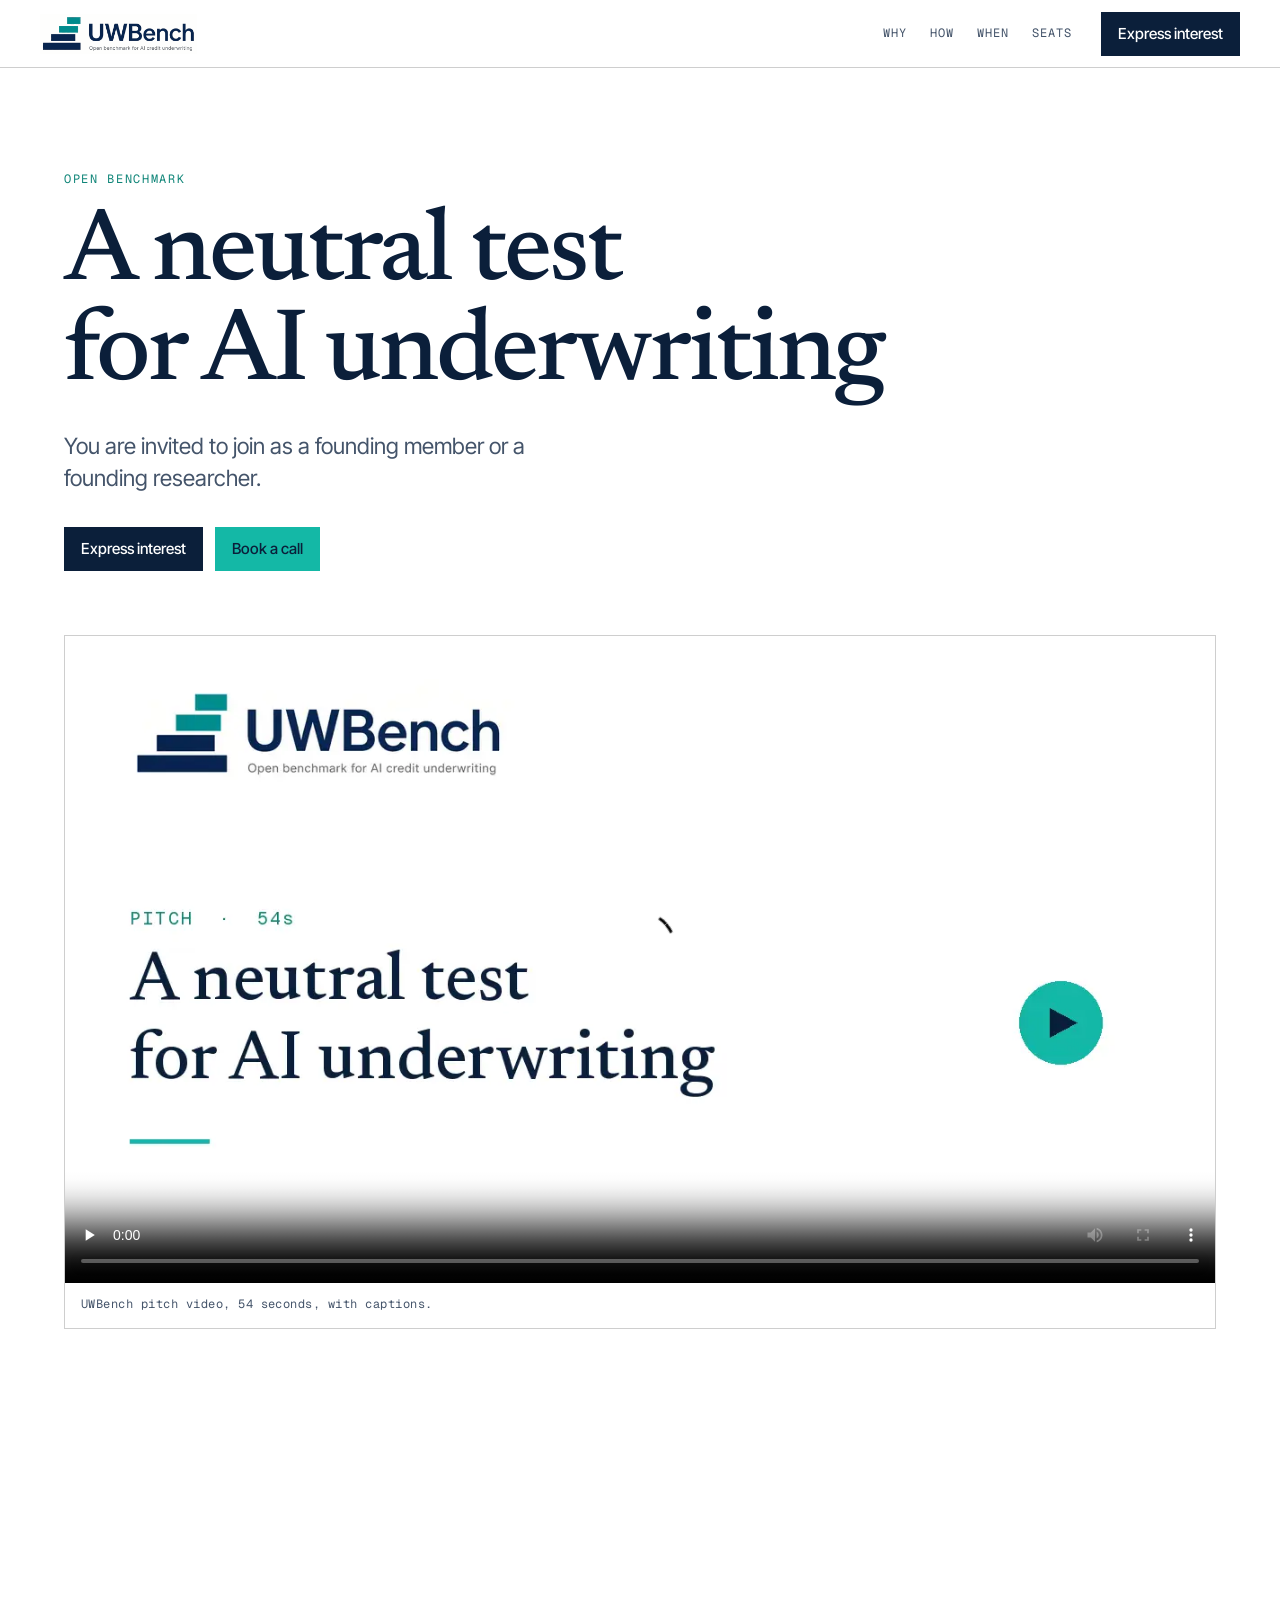
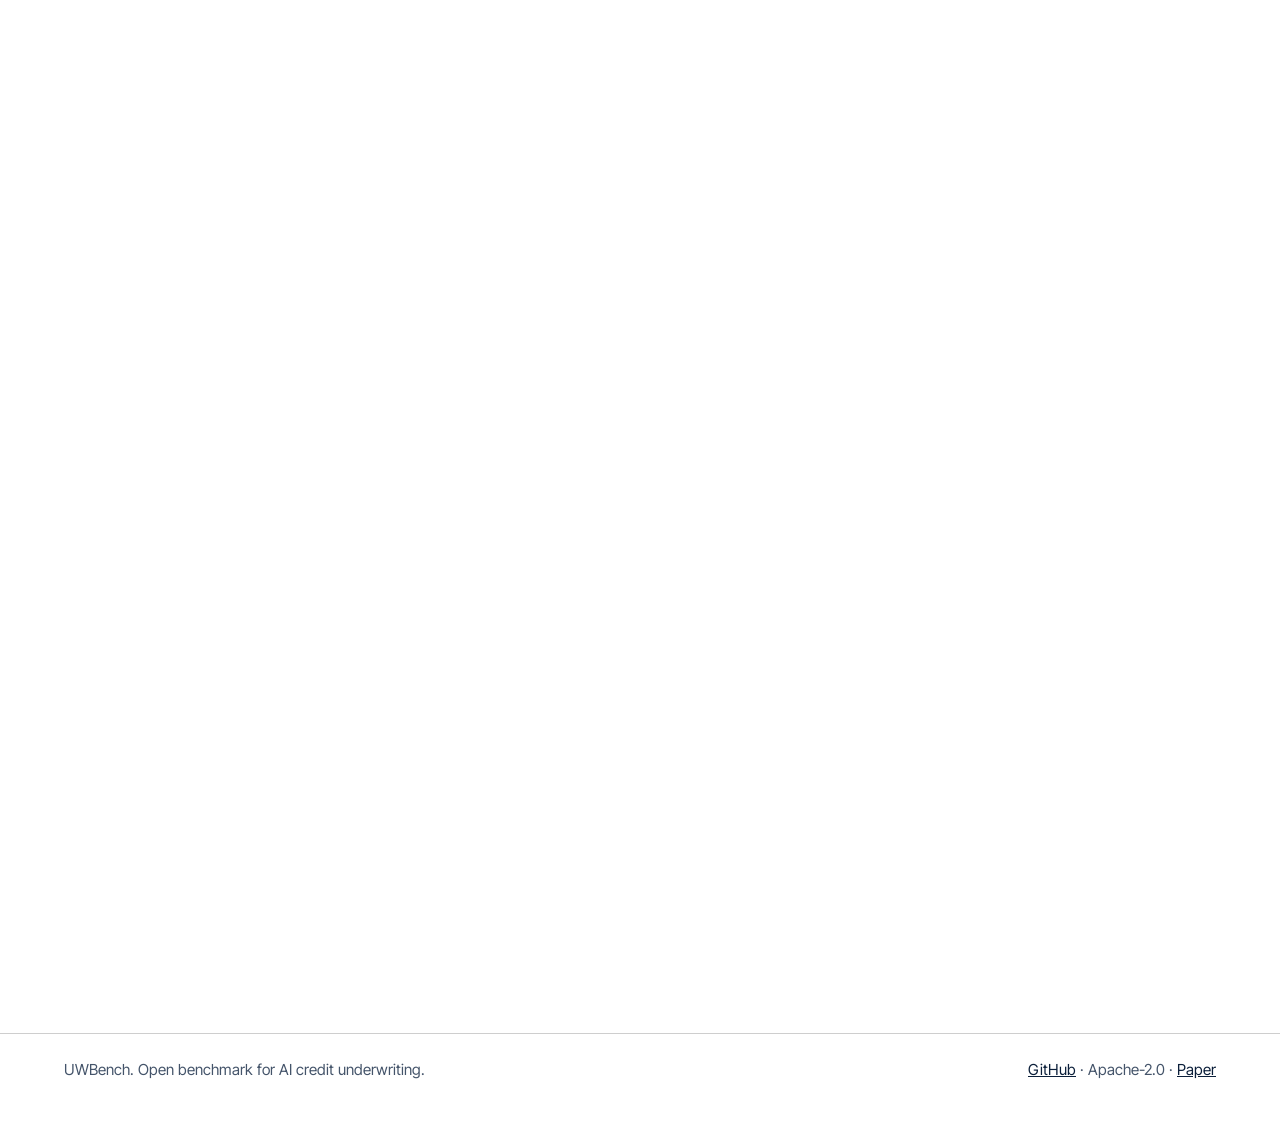
<file: index.html>
<!DOCTYPE html>
<html lang="en">
  <head>
    <meta charset="utf-8">
    <meta name="viewport" content="width=device-width, initial-scale=1">
    <title>UWBench: a neutral test for AI underwriting</title>
    <meta name="description" content="UWBench is an open, neutral benchmark for AI credit underwriting. Public alpha. No official scores yet. First public results by Q2 2027.">
    <meta name="theme-color" content="#FFFFFF">
    <meta http-equiv="Content-Security-Policy" content="default-src 'self'; base-uri 'self'; object-src 'none'; script-src 'self' https://js-eu1.hsforms.net; style-src 'self'; font-src 'self'; img-src 'self' data: https://forms-eu1.hsforms.com https://js-eu1.hsforms.net; media-src 'self'; frame-src https://js-eu1.hsforms.net; connect-src 'self' https://js-eu1.hsforms.net https://forms-eu1.hsforms.com; form-action 'self' https://forms-eu1.hsforms.com https://js-eu1.hsforms.net">
    <link rel="icon" href="favicon.ico" sizes="any">
    <link rel="icon" href="assets/favicon-32.png" type="image/png" sizes="32x32">
    <link rel="apple-touch-icon" href="assets/apple-touch-icon.png">
    <link rel="canonical" href="https://underwritingbench.com/">
    <meta property="og:type" content="website">
    <meta property="og:url" content="https://underwritingbench.com/">
    <meta property="og:title" content="UWBench: a neutral test for AI underwriting">
    <meta property="og:description" content="UWBench is an open, neutral benchmark for AI credit underwriting. Public alpha. No official scores yet. First public results by Q2 2027.">
    <meta property="og:image" content="https://underwritingbench.com/assets/og.png">
    <meta property="og:image:width" content="1200">
    <meta property="og:image:height" content="630">
    <meta property="og:image:alt" content="UWBench. A neutral test for AI underwriting. Public alpha. No official scores yet.">
    <meta name="twitter:card" content="summary_large_image">
    <meta name="twitter:title" content="UWBench: a neutral test for AI underwriting">
    <meta name="twitter:description" content="UWBench is an open, neutral benchmark for AI credit underwriting. Public alpha. No official scores yet. First public results by Q2 2027.">
    <meta name="twitter:image" content="https://underwritingbench.com/assets/og.png">
    <meta name="twitter:image:alt" content="UWBench. A neutral test for AI underwriting. Public alpha. No official scores yet.">
    <link rel="preload" href="fonts/newsreader-latin.woff2" as="font" type="font/woff2" crossorigin>
    <link rel="preload" href="fonts/inter-tight-latin.woff2" as="font" type="font/woff2" crossorigin>
    <link rel="preload" href="assets/pitch-poster.webp" as="image" type="image/webp" fetchpriority="high">
    <link rel="stylesheet" href="css/styles.css">
    </head>
  <body>
    <a class="skip" href="#main">Skip to content</a>
    <header class="site-header">
      <a class="logo" href="./">
        <img src="assets/uwbench-logo.png" alt="UWBench. Open benchmark for AI credit underwriting." width="588" height="150">
      </a>
      <nav class="nav" aria-label="Page">
        <a href="#why">Why</a>
        <a href="#how">How</a>
        <a href="#when">When</a>
        <a href="#seats">Seats</a>
      </nav>
      <a class="btn btn-mint" href="#join">Express interest</a>
    </header>

    <main id="main">
      <section class="hero" aria-labelledby="hero-title">
        <div class="wrap">
          <p class="kicker">Open benchmark</p>
          <h1 id="hero-title">A neutral test<br>for AI underwriting</h1>
          <p class="sub">You are invited to join as a founding member or a founding researcher.</p>
          <div class="actions">
            <a class="btn btn-mint" href="#join">Express interest</a>
            <a class="btn btn-line" href="https://calendly.com/tobias-securelend/tobias-securelend-ai">Book a call</a>
          </div>
          <figure class="frame">
            <video id="pitch" controls preload="none" poster="assets/pitch-poster.webp" width="1280" height="720" aria-label="UWBench pitch video, 54 seconds, with captions">
              <source src="assets/pitch-web.mp4" type="video/mp4">
              <track kind="captions" srclang="en" label="English" src="assets/pitch-captions.vtt">
              This browser cannot play the video. The same points are written on this page.
            </video>
            <figcaption>UWBench pitch video, 54 seconds, with captions.</figcaption>
          </figure>
        </div>
      </section>

      <section class="section" id="why" aria-labelledby="why-title" data-reveal>
        <div class="wrap">
          <h2 id="why-title">Why a neutral test</h2>
          <div class="cards">
            <article class="card">
              <p class="kicker">01</p>
              <h3>Liability</h3>
              <p>AI underwriting is coming. So is the liability. Banks hire outside auditors for a reason. An independent party stands behind the check.</p>
            </article>
            <article class="card">
              <p class="kicker">02</p>
              <h3>No neutral test</h3>
              <p>Every vendor grades its own homework. Today, there is no neutral test.</p>
            </article>
            <article class="card">
              <p class="kicker">03</p>
              <h3>The check</h3>
              <p>When one goes wrong, you must show it was tested independently.</p>
            </article>
          </div>
        </div>
      </section>

      <section class="section" id="how" aria-labelledby="how-title" data-reveal>
        <div class="wrap">
          <h2 id="how-title">How the test runs</h2>
          <div class="run">
            <article class="step">
              <p class="idx">01 Held out</p>
              <h3>Same files</h3>
              <p>Test cases are kept in a separate private store. They are never put in the public set.</p>
            </article>
            <article class="step">
              <p class="idx">02 Same rules</p>
              <h3>Every tool</h3>
              <p>Same cases. Same rules. One open contract. Any tool can plug in.</p>
            </article>
            <article class="step">
              <p class="idx">03 Scored</p>
              <h3>Named result</h3>
              <p>Each score names the model, the setup, and the lane. Scores are benchmark artifacts, not credit opinions.</p>
            </article>
          </div>
        </div>
      </section>

      <section class="section" id="when" aria-labelledby="when-title" data-reveal>
        <div class="wrap">
          <h2 id="when-title">To Q2 2027</h2>
          <ol class="when">
            <li>
              <span class="idx">Now</span>
              <p>Public alpha. No results published yet.</p>
            </li>
            <li>
              <span class="idx">Planned</span>
              <p>210 held-out cases, planned.</p>
            </li>
            <li>
              <span class="idx">Q2 2027</span>
              <p>First public results by Q2 2027 at the latest.</p>
            </li>
            <li>
              <span class="idx">After</span>
              <p>After that, the rules are set.</p>
            </li>
          </ol>
        </div>
      </section>

      <section class="section" id="seats" aria-labelledby="seats-title" data-reveal>
        <div class="wrap">
          <h2 id="seats-title">Founding seats</h2>
          <div class="seats">
            <div class="seat-aside">
              <p class="seat-kicker">Still open</p>
              <p class="seat-count">3 to 5</p>
            </div>
            <div class="seat-copy">
              <ul>
                <li>3 to 5 founding seats. Each one comes with a board seat.</li>
                <li>Founding members are named in the research.</li>
                <li>Founding members may see their own scores privately before publication. Those scores are locked and can't be altered.</li>
              </ul>
            </div>
          </div>
        </div>
      </section>

      <section class="section" id="join" aria-labelledby="join-title" data-reveal>
        <div class="wrap join-grid">
          <div class="join-copy">
            <h2 id="join-title">Join</h2>
            <p class="lede">Tell us if you want to join as a founding member, a contributor, or a lender participant.</p>
            <p class="lede lede-next">Or book a call. The booking page is on a SecureLend calendar.</p>
            <p class="actions"><a class="btn btn-line" href="https://calendly.com/tobias-securelend/tobias-securelend-ai">Book a call</a></p>
          </div>
          <div class="form-card" id="join-form">
            <div class="hs-form-frame" data-region="eu1" data-form-id="6bade691-4e5f-4368-9743-d8b0b908cbbd" data-portal-id="149355855" hidden></div>
            <p id="form-fallback" class="form-fallback" hidden>The form did not load. Email <a href="mailto:tobias@underwritingbench.com">tobias@underwritingbench.com</a>.</p>
            <noscript>
              <p class="form-fallback">Email <a href="mailto:tobias@underwritingbench.com">tobias@underwritingbench.com</a> to join.</p>
            </noscript>
          </div>
        </div>
      </section>

      <section class="section" id="about" aria-labelledby="about-title" data-reveal>
        <div class="wrap about-note">
          <h2 id="about-title">About</h2>
          <p>SecureLend is one participant and a founding contributor, and it has a conflict.</p>
          <p>UWBench was started by SecureLend, which builds AI underwriting tools and takes part as one participant. SecureLend holds one board seat, no veto, and recuses itself on its own scores. Answer keys are held by a neutral custodian.</p>
          <p>SecureLend is the first reference participant, not the owner of this repository.</p>
        </div>
      </section>
    </main>

    <footer class="site-footer">
      <div class="wrap footer-row">
        <p>UWBench. Open benchmark for AI credit underwriting.</p>
        <p><a href="https://github.com/uwbench/uwbench">GitHub</a> · Apache-2.0 · <a href="https://zenodo.org/records/22035851">Paper</a></p>
      </div>
    </footer>
    <script src="js/form.js" defer></script>
    <script src="js/reveal.js" defer></script>
  </body>
</html>
</file>
<file: css/styles.css>
@font-face {
  font-family: "Newsreader";
  src: url("../fonts/newsreader-latin.woff2") format("woff2");
  font-weight: 500;
  font-style: normal;
  font-display: swap;
}

@font-face {
  font-family: "Inter Tight";
  src: url("../fonts/inter-tight-latin.woff2") format("woff2");
  font-weight: 400;
  font-style: normal;
  font-display: swap;
}

@font-face {
  font-family: "Inter Tight";
  src: url("../fonts/inter-tight-500-latin.woff2") format("woff2");
  font-weight: 500;
  font-style: normal;
  font-display: swap;
}

@font-face {
  font-family: "Geist Mono";
  src: url("../fonts/geist-mono-latin.woff2") format("woff2");
  font-weight: 400;
  font-style: normal;
  font-display: swap;
}

:root {
  --bg: #ffffff;
  --bg-alt: #fafafa;
  --text: #262626;
  --heading: #0b1f3a;
  --muted: #44546a;
  --navy: #0b1f3a;
  --teal: #14b8a6;
  --teal-text: #0f8578;
  --line: #cecece;
  --field: #44546a;
  --err: #9b1c1c;
  --serif: "Newsreader", "Iowan Old Style", Palatino, serif;
  --sans: "Inter Tight", "Segoe UI", sans-serif;
  --mono: "Geist Mono", ui-monospace, "SFMono-Regular", Menlo, monospace;
  --page: 72rem;
  --pad: clamp(1.25rem, 4vw, 2.5rem);
}

*,
*::before,
*::after { box-sizing: border-box; }

html { color-scheme: light; }

body {
  margin: 0;
  background: var(--bg);
  color: var(--text);
  font-family: var(--sans);
  font-size: 1.0625rem;
  line-height: 1.55;
  font-weight: 400;
}

img, video { max-width: 100%; height: auto; }

a { color: inherit; }

:focus-visible {
  outline: 2px solid var(--navy);
  outline-offset: 3px;
}

.skip {
  position: absolute;
  left: var(--pad);
  top: 0.75rem;
  transform: translateY(-150%);
  background: var(--bg);
  color: var(--heading);
  padding: 0.6rem 0.8rem;
  z-index: 30;
}

.skip:focus { transform: none; }

.wrap {
  width: min(100% - (var(--pad) * 2), var(--page));
  margin-inline: auto;
}

.site-header {
  position: sticky;
  top: 0;
  z-index: 20;
  display: flex;
  flex-wrap: wrap;
  align-items: center;
  gap: 0.25rem 1.25rem;
  min-height: 4.25rem;
  padding: 0.4rem var(--pad);
  background: rgba(255, 255, 255, 0.92);
  border-bottom: 1px solid var(--line);
  backdrop-filter: blur(16px);
}

.logo {
  display: inline-flex;
  align-items: center;
  min-height: 44px;
  margin-right: auto;
}

.logo img { height: 40px; width: auto; }

.nav {
  display: flex;
  flex-wrap: wrap;
  align-items: center;
  gap: 0.15rem 0.35rem;
}

.nav a {
  display: inline-flex;
  align-items: center;
  min-height: 44px;
  padding: 0 0.55rem;
  color: var(--muted);
  font-family: var(--mono);
  font-size: 0.75rem;
  letter-spacing: 0.08em;
  text-transform: uppercase;
  text-decoration: none;
}

.nav a:hover { color: var(--heading); }

.btn {
  display: inline-flex;
  align-items: center;
  justify-content: center;
  min-height: 44px;
  padding: 0.55rem 1rem;
  border: 1px solid transparent;
  font-family: var(--sans);
  font-size: 0.95rem;
  font-weight: 500;
  line-height: 1;
  text-decoration: none;
  cursor: pointer;
}

.btn-mint {
  background: var(--navy);
  color: #ffffff;
}

.btn-mint:hover { background: var(--navy); }

.btn-line {
  background: var(--teal);
  color: var(--navy);
  border-color: var(--teal);
}

.btn-line:hover { background: var(--teal); }

.hero { padding: clamp(3.5rem, 8vw, 6.5rem) 0 clamp(3rem, 6vw, 5rem); }

.kicker {
  margin: 0 0 1rem;
  color: var(--teal-text);
  font-family: var(--mono);
  font-size: 0.75rem;
  letter-spacing: 0.14em;
  text-transform: uppercase;
}

h1, h2, h3 {
  font-family: var(--serif);
  font-weight: 500;
  letter-spacing: -0.03em;
  line-height: 0.98;
  margin: 0;
  color: var(--heading);
}

h1 { font-size: clamp(3.25rem, 8.4vw, 6.4rem); }

.sub {
  max-width: 34rem;
  margin: 1.5rem 0 0;
  color: var(--muted);
  font-size: clamp(1.15rem, 2vw, 1.4rem);
  line-height: 1.45;
}

.actions {
  display: flex;
  flex-wrap: wrap;
  gap: 0.75rem;
  margin: 2rem 0 0;
}

.frame {
  margin: clamp(2.5rem, 5vw, 4rem) 0 0;
  border: 1px solid var(--line);
  background: var(--bg);
}

.frame video {
  display: block;
  width: 100%;
  aspect-ratio: 16 / 9;
  background: var(--bg);
}

.frame figcaption {
  margin: 0;
  padding: 0.75rem 1rem 0.9rem;
  color: var(--muted);
  font-family: var(--mono);
  font-size: 0.75rem;
  letter-spacing: 0.04em;
}

.section {
  padding: clamp(4rem, 8vw, 7rem) 0;
  border-top: 1px solid var(--line);
}

main > .section:nth-child(even) { background: var(--bg-alt); }

h2 {
  font-size: clamp(2.2rem, 4.5vw, 3.6rem);
  max-width: 14ch;
  margin-bottom: 1.75rem;
}

.cards, .run, .when, .seats, .join-grid {
  display: grid;
  grid-template-columns: repeat(12, minmax(0, 1fr));
  gap: 0;
}

.card, .step, .when li, .seat-aside, .seat-copy, .form-card {
  border: 1px solid var(--line);
  min-width: 0;
}

.card, .step, .seat-aside, .seat-copy, .form-card { padding: 1.35rem 1.25rem 1.5rem; }

.card { grid-column: span 4; }
.card + .card, .step + .step { margin-left: -1px; }

.card,
.step,
.seat-aside {
  background: var(--navy);
  border-color: var(--navy);
  color: #ffffff;
}

.card h3,
.step h3,
.seat-aside .seat-count {
  color: #ffffff;
}

.card p,
.step p {
  color: #ffffff;
}

.card .kicker,
.step .idx,
.seat-kicker {
  color: var(--teal);
}

.card:nth-child(2),
.step:nth-child(2) {
  background: var(--teal);
  border-color: var(--teal);
  color: var(--navy);
}

.card:nth-child(2) h3,
.step:nth-child(2) h3,
.card:nth-child(2) p,
.step:nth-child(2) p,
.card:nth-child(2) .kicker,
.step:nth-child(2) .idx {
  color: var(--navy);
}

.card h3, .step h3 {
  margin: 0.85rem 0 0.7rem;
  font-size: clamp(1.6rem, 2vw, 2rem);
}

.card p, .step p, .seat-copy p, .lede, .when p { margin: 0; }

.seat-copy li, .lede, .about-note p { color: var(--muted); }

.step { grid-column: span 4; }

.step .idx, .when .idx, .seat-kicker {
  font-family: var(--mono);
  font-size: 0.75rem;
  letter-spacing: 0.14em;
  text-transform: uppercase;
}

.when { margin: 0; padding: 0; list-style: none; }

.when li {
  grid-column: span 3;
  padding: 1.15rem 1.15rem 1.35rem 0;
  border: 0;
  border-top: 1px solid var(--teal);
  background: transparent;
  color: var(--text);
}

.when .idx {
  display: block;
  margin-bottom: 0.85rem;
  color: var(--heading);
}

.when p { color: var(--text); }

.seats { margin-top: 0.5rem; }

.seat-aside, .seat-copy { grid-row: auto; }

.seat-aside { grid-column: span 4; }
.seat-copy {
  grid-column: span 8;
  margin-left: -1px;
  background: var(--bg);
  color: var(--text);
}

.seat-count {
  margin: 0.4rem 0 0;
  font-family: var(--serif);
  font-size: clamp(4.5rem, 9vw, 7.5rem);
  line-height: 0.86;
  letter-spacing: -0.04em;
}

.seat-copy ul {
  margin: 1rem 0 0;
  padding: 0;
  list-style: none;
}

.seat-copy li {
  color: var(--text);
}

.seat-copy li + li { margin-top: 0.75rem; }

.join-grid { align-items: start; gap: 1.5rem 2rem; }

.join-copy { grid-column: span 5; }
.form-card { grid-column: span 7; background: transparent; }

.lede { max-width: 28rem; font-size: 1.15rem; }
.lede-next { margin-top: 1rem; }

.form-card h2 { margin-bottom: 1.1rem; }

.hs-form-frame {
  width: 100%;
  min-height: 28rem;
  background: var(--bg);
}

.hs-form-frame iframe {
  display: block;
  width: 100%;
  border: 0;
  background: var(--bg);
}

.form-fallback {
  margin: 0;
  padding: 1rem;
  color: var(--text);
  background: var(--bg);
  border: 1px solid var(--field);
  font-family: var(--sans);
}

.form-fallback a { color: var(--teal-text); }

.about-note p { max-width: 42rem; }
.about-note p + p { margin-top: 0.9rem; }
.about-note h2 { margin-bottom: 1rem; }

.site-footer {
  padding: 1.5rem 0 2.5rem;
  border-top: 1px solid var(--line);
  color: var(--muted);
  font-size: 0.95rem;
}

.site-footer p { margin: 0; }
.site-footer a { color: var(--heading); }

.footer-row {
  display: flex;
  flex-wrap: wrap;
  gap: 0.5rem 1.25rem;
  align-items: baseline;
  justify-content: space-between;
}

.reveal [data-reveal] {
  opacity: 0;
  transform: translateY(10px);
  transition: opacity 0.55s ease, transform 0.55s ease;
}

.reveal [data-reveal].is-in {
  opacity: 1;
  transform: none;
}

@media (max-width: 860px) {
  .site-header .btn { order: 2; }
  .nav { order: 3; width: 100%; }

  .card, .step, .when li, .seat-aside, .seat-copy, .join-copy, .form-card {
    grid-column: span 12;
  }

  .card + .card, .step + .step, .seat-copy { margin-left: 0; margin-top: -1px; }

  .when li { padding-right: 0; }

  .nav { width: 100%; }
}

@media (prefers-reduced-motion: reduce) {
  .reveal [data-reveal] {
    opacity: 1;
    transform: none;
    transition: none;
  }
}
</file>
